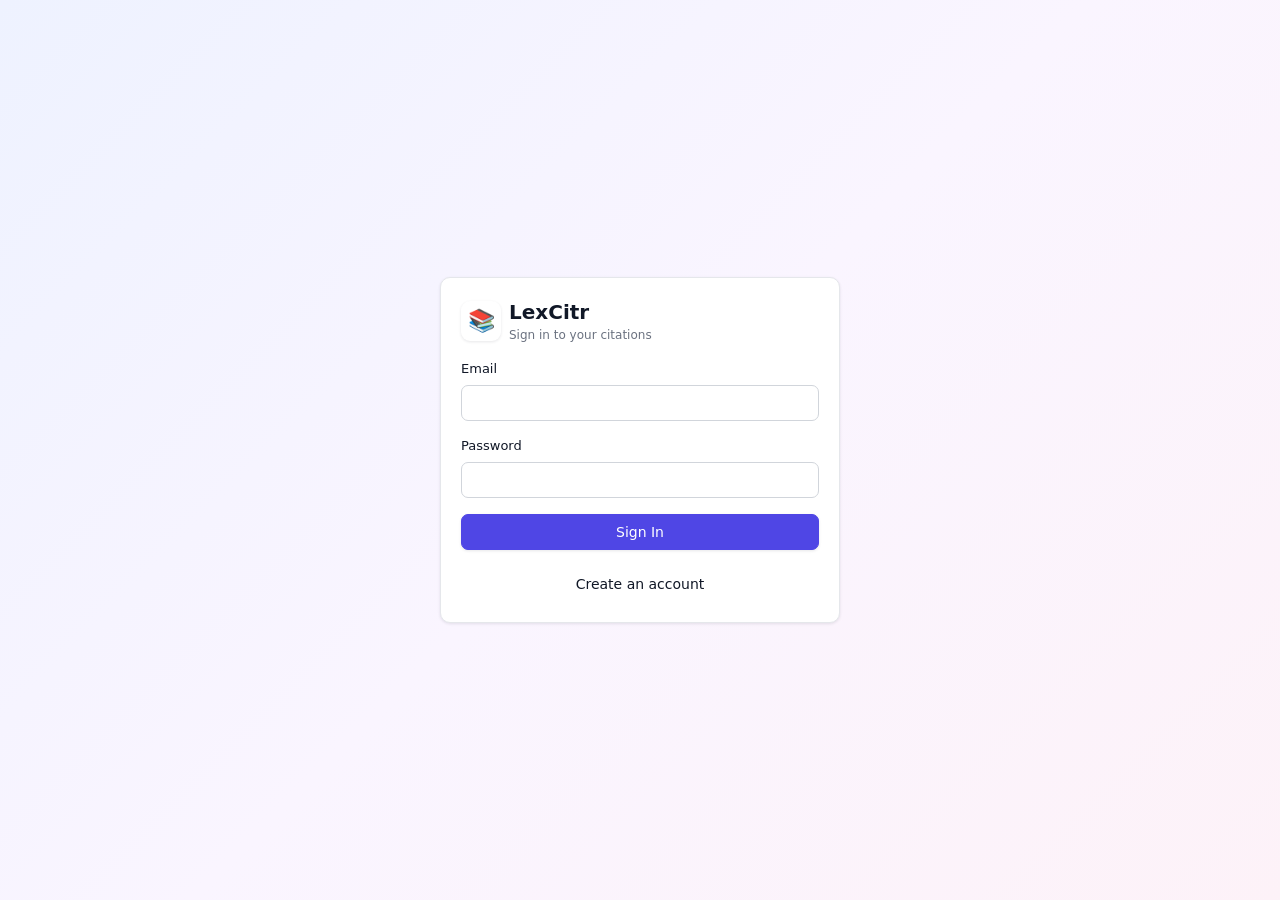
<file: index.html>
<!doctype html>
<html lang="en-GB">
<head>
<meta charset="utf-8">
<meta name="viewport" content="width=device-width,initial-scale=1,viewport-fit=cover">
<title>LexCitr</title>
<link rel="icon" href="icons/icon-32.png">
<link rel="stylesheet" href="assets/styles.css">
</head>
<body>
<div id="app"></div><div id="modals"></div><div id="toasts" role="status"></div>
<script src="assets/supabase.js"></script>
<script src="config.js"></script>
<script src="assets/core.js"></script>
<script src="assets/app.js"></script>
</body>
</html>
</file>
<file: assets/styles.css>
/* LexCitr styles */
html,body{margin:0;padding:0}
[hidden]{display:none!important}

/* Layout: the LexCitr sidebar-and-workspace app, keeping its indigo and purple identity. */
:root{
  --bg1:#eef2ff;--bg2:#faf5ff;--bg3:#fdf2f8;--surface:#fff;--surface2:#f9fafb;--line:#e5e7eb;--line2:#d1d5db;
  --fg:#111827;--fg2:#374151;--muted:#6b7280;--faint:#9ca3af;
  --accent:#4f46e5;--accent-h:#4338ca;--accent-soft:#eef2ff;--accent-line:#a5b4fc;--accent-fg:#4338ca;
  --purple:#9333ea;--purple-h:#7e22ce;--purple-soft:#faf5ff;--purple-line:#d8b4fe;--purple-fg:#7e22ce;
  --good:#22c55e;--good-soft:#f0fdf4;--good-line:#bbf7d0;--bad:#dc2626;--bad-soft:#fef2f2;--bad-line:#fecaca;
  --head1:#4f46e5;--head2:#9333ea;--overlay:rgba(0,0,0,.5);--shadow:0 1px 3px rgba(17,24,39,.1);--shadow2:0 8px 24px rgba(17,24,39,.14);
  --ui:ui-sans-serif,system-ui,-apple-system,"Segoe UI",sans-serif;--cite:"Times New Roman",Times,serif;
  --lib-gray:#f3f4f6;--lib-gray-f:#374151;--lib-red:#fee2e2;--lib-red-f:#b91c1c;--lib-orange:#ffedd5;--lib-orange-f:#c2410c;--lib-yellow:#fef9c3;--lib-yellow-f:#a16207;--lib-green:#dcfce7;--lib-green-f:#15803d;--lib-blue:#dbeafe;--lib-blue-f:#1d4ed8;--lib-indigo:#e0e7ff;--lib-indigo-f:#4338ca;--lib-purple:#f3e8ff;--lib-purple-f:#7e22ce;--lib-pink:#fce7f3;--lib-pink-f:#be185d;
}
@media (prefers-color-scheme:dark){:root:not([data-theme="light"]){
  --bg1:#14152b;--bg2:#1a1630;--bg3:#201527;--surface:#1e1f33;--surface2:#26273e;--line:#35364f;--line2:#4a4b66;
  --fg:#f3f4f6;--fg2:#d9dbe6;--muted:#a3a6bb;--faint:#7e8199;
  --accent:#6366f1;--accent-h:#818cf8;--accent-soft:#2a2a55;--accent-line:#5b5fd6;--accent-fg:#b4b8ff;
  --purple:#9333ea;--purple-h:#a855f7;--purple-soft:#2e2245;--purple-line:#7043ad;--purple-fg:#d8b4fe;
  --good:#22c55e;--good-soft:#16321f;--good-line:#26613a;--bad:#f87171;--bad-soft:#3b1d22;--bad-line:#7a2e36;
  --head1:#4338ca;--head2:#7e22ce;--overlay:rgba(0,0,0,.65);--shadow:0 1px 3px rgba(0,0,0,.4);--shadow2:0 8px 24px rgba(0,0,0,.5);
  --lib-gray:#2d2e44;--lib-gray-f:#d1d5db;--lib-red:#3f1d22;--lib-red-f:#fca5a5;--lib-orange:#40281a;--lib-orange-f:#fdba74;--lib-yellow:#3b3315;--lib-yellow-f:#fde047;--lib-green:#17352a;--lib-green-f:#86efac;--lib-blue:#1b2c4f;--lib-blue-f:#93c5fd;--lib-indigo:#2a2a55;--lib-indigo-f:#c7d2fe;--lib-purple:#32224b;--lib-purple-f:#d8b4fe;--lib-pink:#40203a;--lib-pink-f:#f9a8d4;
  color-scheme:dark}}
:root[data-theme="dark"]{
  --bg1:#14152b;--bg2:#1a1630;--bg3:#201527;--surface:#1e1f33;--surface2:#26273e;--line:#35364f;--line2:#4a4b66;
  --fg:#f3f4f6;--fg2:#d9dbe6;--muted:#a3a6bb;--faint:#7e8199;
  --accent:#6366f1;--accent-h:#818cf8;--accent-soft:#2a2a55;--accent-line:#5b5fd6;--accent-fg:#b4b8ff;
  --purple:#9333ea;--purple-h:#a855f7;--purple-soft:#2e2245;--purple-line:#7043ad;--purple-fg:#d8b4fe;
  --good:#22c55e;--good-soft:#16321f;--good-line:#26613a;--bad:#f87171;--bad-soft:#3b1d22;--bad-line:#7a2e36;
  --head1:#4338ca;--head2:#7e22ce;--overlay:rgba(0,0,0,.65);--shadow:0 1px 3px rgba(0,0,0,.4);--shadow2:0 8px 24px rgba(0,0,0,.5);
  --lib-gray:#2d2e44;--lib-gray-f:#d1d5db;--lib-red:#3f1d22;--lib-red-f:#fca5a5;--lib-orange:#40281a;--lib-orange-f:#fdba74;--lib-yellow:#3b3315;--lib-yellow-f:#fde047;--lib-green:#17352a;--lib-green-f:#86efac;--lib-blue:#1b2c4f;--lib-blue-f:#93c5fd;--lib-indigo:#2a2a55;--lib-indigo-f:#c7d2fe;--lib-purple:#32224b;--lib-purple-f:#d8b4fe;--lib-pink:#40203a;--lib-pink-f:#f9a8d4;
  color-scheme:dark}
*{box-sizing:border-box}
html,body{height:100%}
body{background:linear-gradient(135deg,var(--bg1),var(--bg2) 50%,var(--bg3));color:var(--fg);font-family:var(--ui);font-size:14px;line-height:1.45;background-attachment:fixed}
h1,h2,h3,p{margin:0}h1,h2{text-wrap:balance}
#app{height:100%}
svg.i{width:16px;height:16px;flex:none;fill:none;stroke:currentColor;stroke-width:2;stroke-linecap:round;stroke-linejoin:round}
button,input,textarea,select{font:inherit;color:inherit}
:focus-visible{outline:2px solid var(--accent);outline-offset:1px}
.btn{display:inline-flex;align-items:center;justify-content:center;gap:8px;min-height:36px;padding:6px 14px;border:1px solid var(--line2);border-radius:7px;background:var(--surface);font-weight:500;cursor:pointer;box-shadow:var(--shadow);white-space:nowrap;transition:background .12s}
.btn:hover:not(:disabled){background:var(--surface2)}
.btn:disabled{opacity:.5;cursor:not-allowed}
.btn.sm{min-height:30px;padding:3px 10px;font-size:13px}
.btn.xs{min-height:24px;padding:0 8px;font-size:12px;box-shadow:none;font-weight:400}
.btn.pri{background:var(--accent);border-color:var(--accent);color:#fff}.btn.pri:hover:not(:disabled){background:var(--accent-h)}
.btn.pur{background:var(--purple);border-color:var(--purple);color:#fff}.btn.pur:hover:not(:disabled){background:var(--purple-h)}
.btn.soft{border-color:var(--accent-line);color:var(--accent-fg)}.btn.soft:hover:not(:disabled){background:var(--accent-soft)}
.btn.softp{border-color:var(--purple-line);color:var(--purple-fg)}.btn.softp:hover:not(:disabled){background:var(--purple-soft)}
.btn.ghost{background:transparent;border-color:transparent;box-shadow:none}
.btn.icon{padding:0;width:32px;min-height:32px}
.btn.red{color:var(--bad)}.btn.red:hover:not(:disabled){background:var(--bad-soft)}
.btn.w{width:100%}.btn.left{justify-content:flex-start}
input.in,textarea.in,select.in{width:100%;min-height:36px;padding:6px 10px;border:1px solid var(--line2);border-radius:7px;background:var(--surface);color:var(--fg)}
textarea.in{min-height:80px;resize:vertical}
input.in::placeholder,textarea.in::placeholder{color:var(--faint)}
input.mono{font-family:ui-monospace,Menlo,monospace;font-size:13px;min-height:32px}
label.l{display:block;font-size:13px;font-weight:500;margin-bottom:6px}
label.l.s{font-size:12px;color:var(--muted);font-weight:400}
.tog{display:inline-flex;align-items:center;justify-content:center;width:36px;height:36px;border:0;border-radius:6px;background:transparent;cursor:pointer}
.tog:hover{background:var(--surface2)}
.tog.on{background:var(--accent-soft);color:var(--accent-fg)}.tog.onp{background:var(--purple-soft);color:var(--purple-fg)}
.tog.s{width:28px;height:28px;font-size:12px}
.row{display:flex;align-items:center;gap:8px}.wrap{flex-wrap:wrap}.between{justify-content:space-between}
.stack{display:flex;flex-direction:column;gap:16px}.stack.t{gap:8px}
.grow{flex:1;min-width:0}
.card{background:var(--surface);border:1px solid var(--line);border-radius:10px;box-shadow:var(--shadow)}
.pad{padding:20px}
.muted{color:var(--muted)}.small{font-size:12px}.cite{font-family:var(--cite);font-size:15px;line-height:1.6;overflow-wrap:anywhere}
.layout{display:flex;height:100%}
.side{width:320px;flex:none;background:var(--surface);border-right:1px solid var(--line);box-shadow:var(--shadow2);display:flex;flex-direction:column;z-index:40}
.brand{padding:24px;padding-left:max(24px,env(safe-area-inset-left,0px));background:linear-gradient(90deg,var(--head1),var(--head2));display:flex;gap:12px;align-items:center;color:#fff}
.logo{width:40px;height:40px;background:#fff;border-radius:9px;display:grid;place-items:center;font-size:22px;box-shadow:var(--shadow)}
.brand h1{font-size:20px;line-height:1.2}.brand p{font-size:12px;opacity:.85}
.sidebody{flex:1;overflow-y:auto;padding:24px;display:flex;flex-direction:column;gap:12px}
.step{display:flex;gap:12px;align-items:center;padding:14px 16px;border:2px solid var(--line);border-radius:9px;background:var(--surface2);text-align:left;width:100%}
.step.act{border-color:var(--accent);background:var(--accent-soft)}
.step.done{border-color:var(--good-line);background:var(--good-soft)}
.step.off{opacity:.5}.step.click{cursor:pointer}
.num{width:32px;height:32px;border-radius:50%;display:grid;place-items:center;font-weight:700;background:var(--line2);color:var(--fg2);flex:none}
.act .num{background:var(--accent);color:#fff}.done .num{background:var(--good);color:#fff}
.step b{display:block;font-weight:600}.step span.sub{font-size:12px;color:var(--muted);overflow-wrap:anywhere}
.sep{border-top:1px solid var(--line);margin-top:4px;padding-top:16px;display:flex;flex-direction:column;gap:14px}
.lib{display:flex;align-items:center;justify-content:space-between;gap:8px;padding:10px 12px;border-radius:9px;border:1px solid transparent;cursor:pointer;width:100%;text-align:left}
.lib.sel{outline:2px solid var(--accent);outline-offset:1px}
.lib:hover{box-shadow:var(--shadow)}
.lib .acts{display:flex;gap:2px;opacity:0;transition:opacity .12s}.lib:hover .acts,.lib:focus-within .acts{opacity:1}
@media (hover:none){.lib .acts{opacity:1}}
.lib .btn.icon{width:26px;min-height:26px}
.main{flex:1;min-width:0;overflow-y:auto}
.inner{max-width:1040px;margin:0 auto;padding-block:32px;padding-left:max(24px,env(safe-area-inset-left,0px));padding-right:max(24px,env(safe-area-inset-right,0px));display:flex;flex-direction:column;gap:24px}
.menu{display:none;position:fixed;top:calc(12px + env(safe-area-inset-top,0px));left:max(12px,env(safe-area-inset-left,0px));z-index:50}
.scrim{position:fixed;inset:0;background:var(--overlay);z-index:30}
.h2{font-size:18px;font-weight:600;color:var(--fg2)}
.tiles{display:grid;grid-template-columns:repeat(auto-fill,minmax(180px,1fr));gap:12px}
.tile{position:relative;background:var(--surface);border:1px solid var(--line);border-radius:10px;padding:16px;display:flex;flex-direction:column;align-items:center;gap:6px;text-align:center;cursor:pointer;box-shadow:var(--shadow);transition:transform .15s,box-shadow .15s;width:100%}
.tile:hover{transform:scale(1.02);box-shadow:var(--shadow2)}
.tile svg.i{width:24px;height:24px;color:var(--faint)}
.tile b{font-size:14px;font-weight:500;overflow-wrap:anywhere}
.tile .acts{position:absolute;top:6px;right:6px;display:flex;gap:2px;opacity:0}.tile:hover .acts,.tile:focus-within .acts{opacity:1}
@media (hover:none){.tile .acts{opacity:1}}
.tile .btn.icon{width:26px;min-height:26px}
.empty{border:2px dashed var(--line2);border-radius:10px;padding:32px 20px;text-align:center;display:flex;flex-direction:column;gap:12px;align-items:center;color:var(--muted)}
.tabs{display:grid;grid-template-columns:1fr 1fr;background:var(--surface2);border:1px solid var(--line);padding:4px;border-radius:9px}
.tabs button{border:0;background:transparent;padding:6px;border-radius:6px;font-weight:500;cursor:pointer;color:var(--muted)}
.tabs button.on{background:var(--surface);color:var(--fg);box-shadow:var(--shadow)}
.preview{background:var(--surface);border:1px solid var(--line);border-radius:8px;padding:16px;min-height:60px;display:flex;align-items:center}
.preview>div{min-width:0}
.prevcard{background:linear-gradient(135deg,var(--surface2),var(--accent-soft));padding:16px;display:flex;flex-direction:column;gap:12px}
.prevcard.p{background:linear-gradient(135deg,var(--surface2),var(--purple-soft))}
.field{border:1px solid var(--line);border-radius:9px;padding:16px;display:flex;flex-direction:column;gap:10px}
.names{display:flex;gap:8px}.names>input{flex:1;min-width:0}
.fmtgrid{display:grid;grid-template-columns:repeat(3,minmax(0,1fr));gap:12px;border-top:1px solid var(--line);padding-top:12px}
.chips{display:flex;flex-wrap:wrap;gap:4px;margin-top:6px}
.note{background:var(--purple-soft);border:1px solid var(--purple-line);color:var(--purple-fg);padding:12px 16px;border-radius:8px}
.err{background:var(--bad-soft);border:1px solid var(--bad-line);color:var(--bad);padding:10px 12px;border-radius:8px}
.banner{background:var(--accent-soft);border:1px solid var(--accent-line);color:var(--accent-fg);padding:10px 14px;border-radius:8px}
.tag{font-size:12px;font-weight:500;padding:3px 8px;border-radius:5px;background:var(--lib-indigo);color:var(--lib-indigo-f)}
.tag.p{background:var(--lib-purple);color:var(--lib-purple-f)}
.grouph{font-size:13px;font-weight:600;color:var(--fg2);text-transform:uppercase;letter-spacing:.04em;padding:0 4px}
.item{padding:16px;display:flex;gap:12px;align-items:flex-start}
.item .acts{display:flex;gap:2px;align-items:center;flex-wrap:wrap;justify-content:flex-end}
.pick{width:100%;text-align:left;padding:12px;border:2px solid transparent;border-radius:8px;background:transparent;cursor:pointer}
.pick:hover{background:var(--surface2);border-color:var(--line)}.pick.on{background:var(--accent-soft);border-color:var(--accent)}
.scroll{max-height:320px;overflow-y:auto;border:1px solid var(--line);border-radius:8px;padding:8px;display:flex;flex-direction:column;gap:6px}
.overlay{position:fixed;inset:0;background:var(--overlay);display:flex;align-items:center;justify-content:center;padding:16px;z-index:100}
.modal{background:var(--surface);border-radius:12px;box-shadow:var(--shadow2);width:100%;max-height:90%;display:flex;flex-direction:column;position:relative;min-width:0}
.modal header{padding:20px 44px 8px 20px;font-size:17px;font-weight:600;display:flex;gap:8px;align-items:center}
.modal .mb{padding:12px 20px;overflow-y:auto;display:flex;flex-direction:column;gap:16px;flex:1;min-height:0}
.modal footer{padding:12px 20px 20px;display:flex;gap:8px;justify-content:flex-end;flex-wrap:wrap}
.modal .x{position:absolute;top:12px;right:12px}
.ftype{border:1px solid var(--line);border-radius:9px;background:var(--surface)}
.ftype.drag{opacity:.5}.ftype.over{outline:2px solid var(--accent)}
.grip{cursor:grab;color:var(--faint);display:grid;place-items:center;width:24px;height:24px}
.tmpl{background:var(--accent-soft);border:1px solid var(--accent-line);border-radius:8px;padding:14px;display:flex;gap:12px;align-items:center;flex-wrap:wrap}
.popwrap{position:relative;display:inline-block}
.pop{position:absolute;right:0;top:calc(100% + 4px);background:var(--surface);border:1px solid var(--line);border-radius:8px;box-shadow:var(--shadow2);z-index:20;width:260px;max-height:280px;overflow-y:auto;padding:4px}
.pop button{display:block;width:100%;text-align:left;border:0;background:transparent;padding:7px 10px;border-radius:5px;cursor:pointer}.pop button:hover{background:var(--surface2)}
.dash{max-width:1100px;margin:0 auto;padding-block:32px;padding-left:max(16px,env(safe-area-inset-left,0px));padding-right:max(16px,env(safe-area-inset-right,0px));display:flex;flex-direction:column;gap:32px}
.dash h1{font-size:34px;line-height:1.15}
.dgrid{display:grid;grid-template-columns:repeat(2,minmax(0,1fr));gap:24px}
.dcard{background:var(--surface);border:2px solid var(--line);border-radius:12px;padding:24px;text-align:left;cursor:pointer;display:flex;flex-direction:column;gap:6px;box-shadow:var(--shadow);transition:box-shadow .2s,border-color .2s}
.dcard:hover{box-shadow:var(--shadow2);border-color:var(--accent-line)}
.dcard .ic{width:56px;height:56px;border-radius:12px;display:grid;place-items:center;color:#fff;margin-bottom:10px}.dcard .ic svg{width:28px;height:28px}
.dcard b{font-size:22px;font-weight:600}.dcard span.d{font-size:15px;color:var(--muted)}
.page{height:100%;overflow-y:auto}
#toasts{position:fixed;right:max(16px,env(safe-area-inset-right,0px));bottom:calc(16px + env(safe-area-inset-bottom,0px));display:flex;flex-direction:column;gap:8px;z-index:200;max-width:calc(100% - 32px)}
.toast{background:var(--surface);border:1px solid var(--line);border-left:4px solid var(--good);border-radius:8px;padding:10px 14px;box-shadow:var(--shadow2)}.toast.e{border-left-color:var(--bad)}
@media (max-width:1023px){
  .side{position:fixed;inset:0 auto 0 0;transform:translateX(-100%);transition:transform .25s}.side.open{transform:none}
  .menu{display:inline-flex}.inner{padding-top:64px}
}
@media (max-width:640px){
  .inner{padding-left:max(16px,env(safe-area-inset-left,0px));padding-right:max(16px,env(safe-area-inset-right,0px))}
  .dgrid{grid-template-columns:1fr}.names{flex-direction:column}.fmtgrid{grid-template-columns:1fr}.item{flex-direction:column}.item .acts{justify-content:flex-start}.dash h1{font-size:28px}
}
@media (prefers-reduced-motion:reduce){*{transition:none!important}}

.authwrap{min-height:100%;height:100%;display:grid;place-items:center;padding:16px}.authcard{width:100%;max-width:400px}
/* Word panel */
.tp{display:flex;flex-direction:column;height:100%}.tp-head{display:flex;align-items:center;justify-content:space-between;gap:8px;padding:10px 12px;background:linear-gradient(90deg,var(--head1),var(--head2));color:#fff}.tp-head b{font-size:15px}
.tp-head .btn{color:#fff;border-color:rgba(255,255,255,.45);background:transparent;box-shadow:none}.tp-head .btn:hover:not(:disabled){background:rgba(255,255,255,.15)}
.tp-body{flex:1;overflow-y:auto;padding:12px;display:flex;flex-direction:column;gap:12px;min-height:0}
.tp-foot{border-top:1px solid var(--line);background:var(--surface);padding:12px;display:flex;flex-direction:column;gap:8px;max-height:48%;overflow-y:auto}
.tp .cite{font-size:14px}.tp .pick{border-color:var(--line);background:var(--surface)}.tp .pick.on{border-color:var(--accent);background:var(--accent-soft)}.tp .names{flex-direction:column;gap:6px}
.tp-project{display:flex;gap:6px;align-items:center;padding:10px 12px;background:var(--surface);border-bottom:1px solid var(--line)}
.tp-note{margin:10px 12px 0}
.tp-back{display:flex;align-items:center;gap:6px;padding:6px 8px;border-bottom:1px solid var(--line);min-width:0}.tp-back b{font-weight:600;overflow-wrap:anywhere}
.tp-kind{display:block;font-size:12px;color:var(--accent-fg);font-weight:500;margin-bottom:2px}
.tp-prev{padding:8px 10px;background:var(--surface2);border-radius:6px;min-height:36px}
.tp-sub{font-size:13px;font-weight:600;color:var(--fg2);margin-top:4px}
.tp-row{display:flex;align-items:center;gap:2px;background:var(--surface);border:1px solid var(--line);border-radius:8px}.tp-rowmain{flex:1;min-width:0;text-align:left;background:transparent;border:0;padding:10px 12px;cursor:pointer;border-radius:8px;font-weight:500}.tp-rowmain:hover{background:var(--surface2)}
.tp-names{display:grid;grid-template-columns:repeat(3,minmax(0,1fr));gap:4px}.tp-names .in{padding-inline:7px}
.tp-fieldbox{display:flex;flex-direction:column;gap:6px;background:var(--surface);border:1px solid var(--line);border-radius:8px;padding:8px}
.tp .btn.icon{width:30px;min-height:30px}
.tp select.in,.tp input.in{min-width:0}
.tp-body>.btn{flex:none}
.tp-used{float:right;font-weight:600;color:var(--purple-fg)}

.tp-brand{display:flex;align-items:center;gap:10px;padding:10px 12px;background:linear-gradient(90deg,var(--head1),var(--head2));color:#fff}
.tp-brand h1{font-size:15px;line-height:1.2}.tp-brand p{font-size:11px;opacity:.85}
.tp-logo{width:34px;height:34px;flex:none;background:#fff;border:0;border-radius:8px;display:grid;place-items:center;font-size:18px;cursor:pointer;box-shadow:var(--shadow)}
.tp-brand .btn{color:#fff;border-color:rgba(255,255,255,.45);background:transparent}.tp-brand .btn:hover:not(:disabled){background:rgba(255,255,255,.15)}
.tp-dcard{display:flex;align-items:center;gap:12px;width:100%;text-align:left;background:var(--surface);border:2px solid var(--line);border-radius:10px;padding:10px 12px;cursor:pointer;box-shadow:var(--shadow);flex:none}
.tp-dcard:hover{border-color:var(--accent-line)}.tp-dcard .ic{width:38px;height:38px;flex:none;border-radius:9px;display:grid;place-items:center;color:#fff}.tp-dcard .ic svg{width:20px;height:20px}
.tp-dcard b{display:block;font-size:15px;font-weight:600}.tp-dcard .d{display:block;font-size:12px;line-height:1.3;color:var(--muted)}
.tp .step{padding:8px 10px;gap:10px}.tp .num{width:26px;height:26px;font-size:13px}.tp .step b{font-size:13px}
.tp .tiles{grid-template-columns:repeat(2,minmax(0,1fr));gap:8px}.tp .tile{padding:10px 8px}.tp .tile svg.i{width:20px;height:20px}.tp .tile b{font-size:13px}
.tp .h2{font-size:15px}.tp-field{padding:10px;gap:8px}
.tp-lib{display:flex;align-items:center;gap:2px;border-radius:8px;flex:none}.tp .stack.t,.tp-body>*{flex:none}
.tp-cit{padding:10px;display:flex;flex-direction:column;gap:8px}.tp-citacts{display:flex;align-items:center;gap:4px;flex-wrap:wrap}
.tp-used{float:none;margin-left:auto;font-size:12px}
.tp .modal .mb{padding:8px 14px}.tp-back b:empty{display:none}
.overlay{padding:10px}
.tp-citacts{flex-wrap:nowrap;gap:2px}.tp-citacts .btn.icon{width:26px;min-height:28px}.tp-citacts .btn.sm{padding:3px 8px}
.site-cit{padding:16px;display:flex;flex-direction:column;gap:10px}.chipx{border:0;background:transparent;color:inherit;cursor:pointer;padding:0 2px;font-size:14px;line-height:1}
</file>
